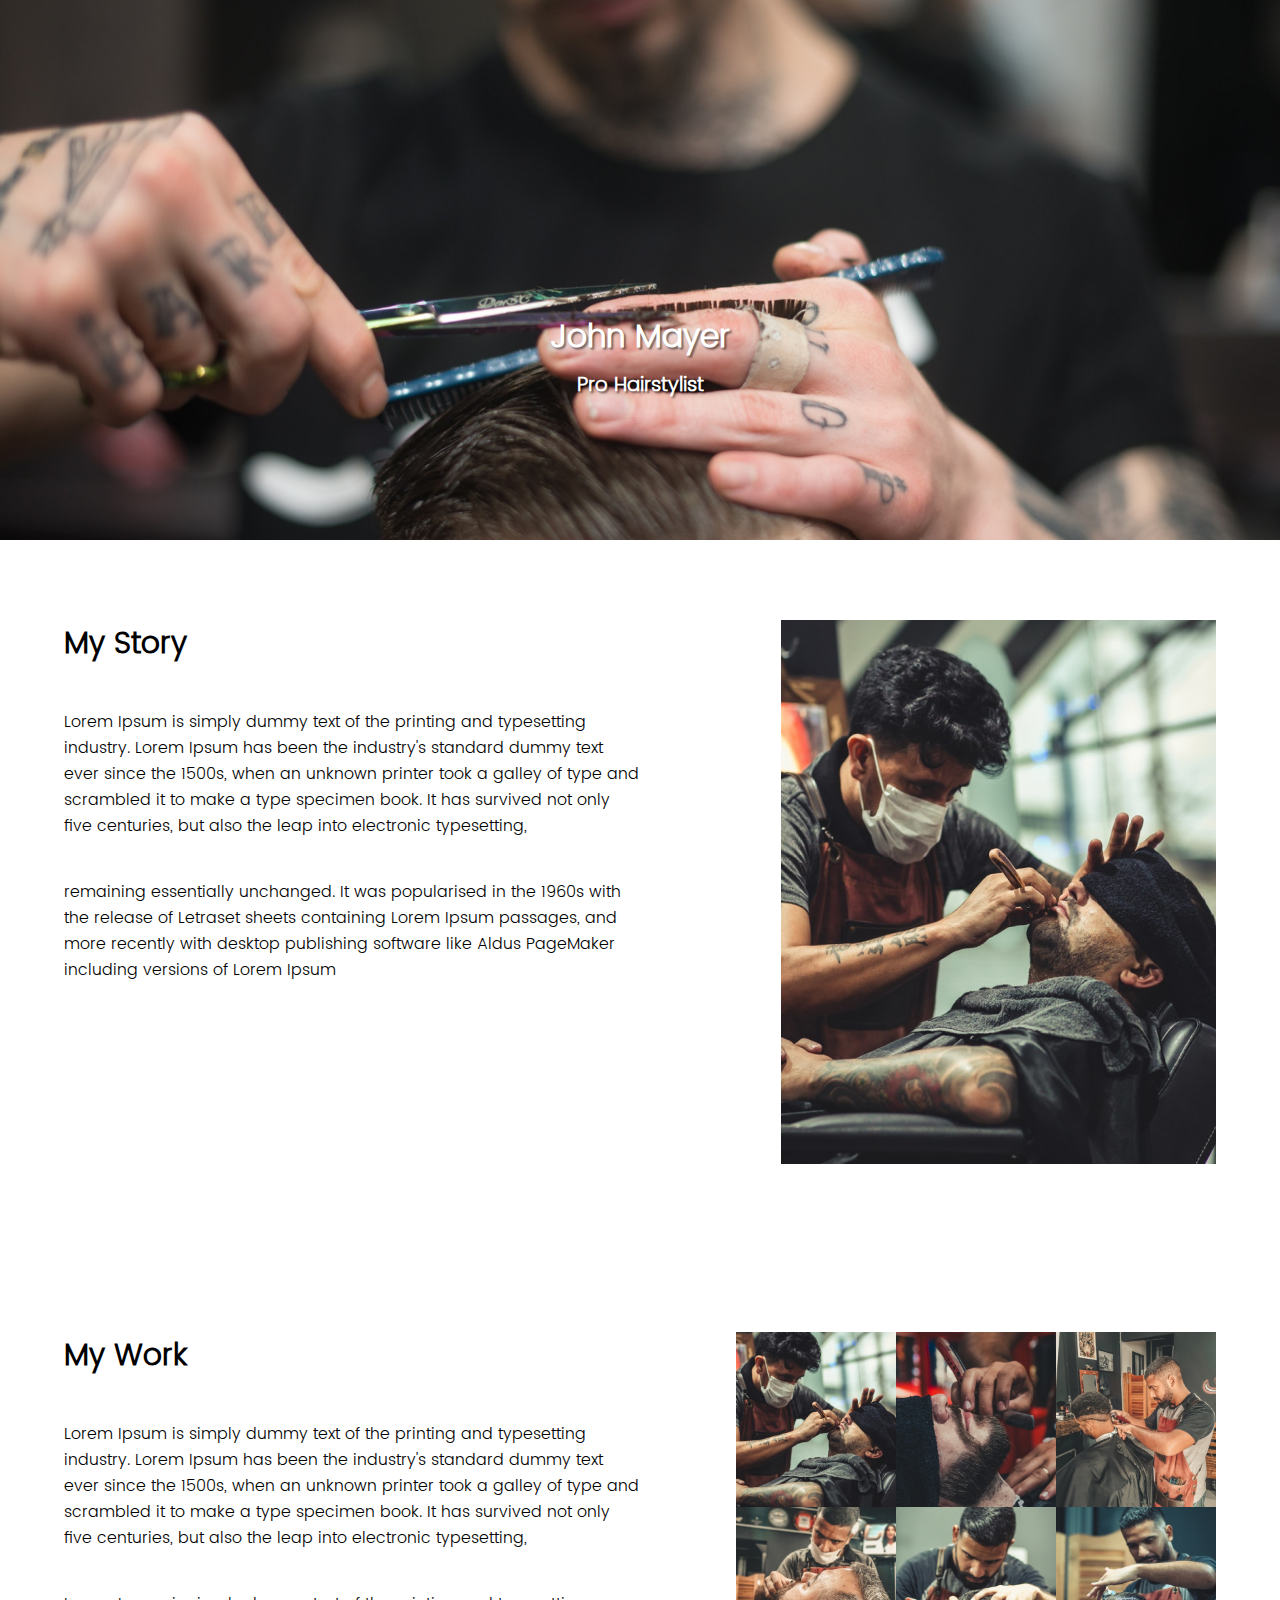
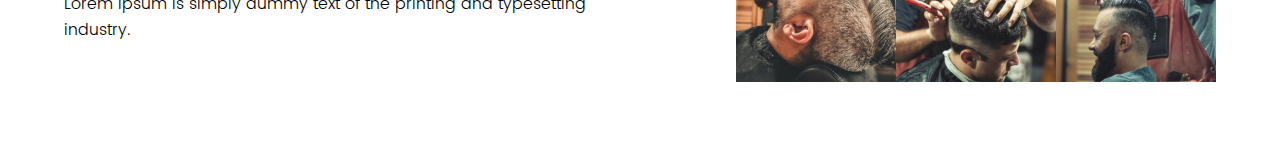
<file: barber.html>
<!DOCTYPE html>
<html lang="en">
  <head>
    <meta charset="UTF-8" />
    <meta name="viewport" content="width=device-width, initial-scale=1.0" />
    <meta http-equiv="X-UA-Compatible" content="ie=edge" />
    <link rel="stylesheet" href="../style.css" />
    <title>John Mayer</title>
  </head>
  <body>
    <main>
      <div class="banner">
        <img src="./img/barber-bg.jpg" alt="photo" />
        <div class="author">
          <h1>John Mayer</h1>
          <h3>Pro Hairstylist</h3>
        </div>
      </div>
      <div class="story">
        <div class="story-description">
          <h3>My Story</h3>
          <p>
            Lorem Ipsum is simply dummy text of the printing and typesetting
            industry. Lorem Ipsum has been the industry's standard dummy text
            ever since the 1500s, when an unknown printer took a galley of type
            and scrambled it to make a type specimen book. It has survived not
            only five centuries, but also the leap into electronic typesetting,
          </p>
          <p>
            remaining essentially unchanged. It was popularised in the 1960s
            with the release of Letraset sheets containing Lorem Ipsum passages,
            and more recently with desktop publishing software like Aldus
            PageMaker including versions of Lorem Ipsum
          </p>
        </div>
        <div class="profile">
          <img src="./img/barber-profile.jpg" alt="" />
        </div>
      </div>
      <div class="my-work">
        <div class="work-description">
          <h3>My Work</h3>
          <p>
            Lorem Ipsum is simply dummy text of the printing and typesetting
            industry. Lorem Ipsum has been the industry's standard dummy text
            ever since the 1500s, when an unknown printer took a galley of type
            and scrambled it to make a type specimen book. It has survived not
            only five centuries, but also the leap into electronic typesetting,
          </p>
          <p>
            Lorem Ipsum is simply dummy text of the printing and typesetting
            industry.
          </p>
        </div>
        <div class="work-gallery">
          <img src="./img/barber-gallery-1.jpg" alt="" />
          <img src="./img/barber-gallery-2.jpg" alt="" />
          <img src="./img/barber-gallery-3.jpg" alt="" />
          <img src="./img/barber-gallery-4.jpg" alt="" />
          <img src="./img/barber-gallery-5.jpg" alt="" />
          <img src="./img/barber-gallery-6.jpg" alt="" />
        </div>
      </div>
    </main>
  </body>
</html>
</file>
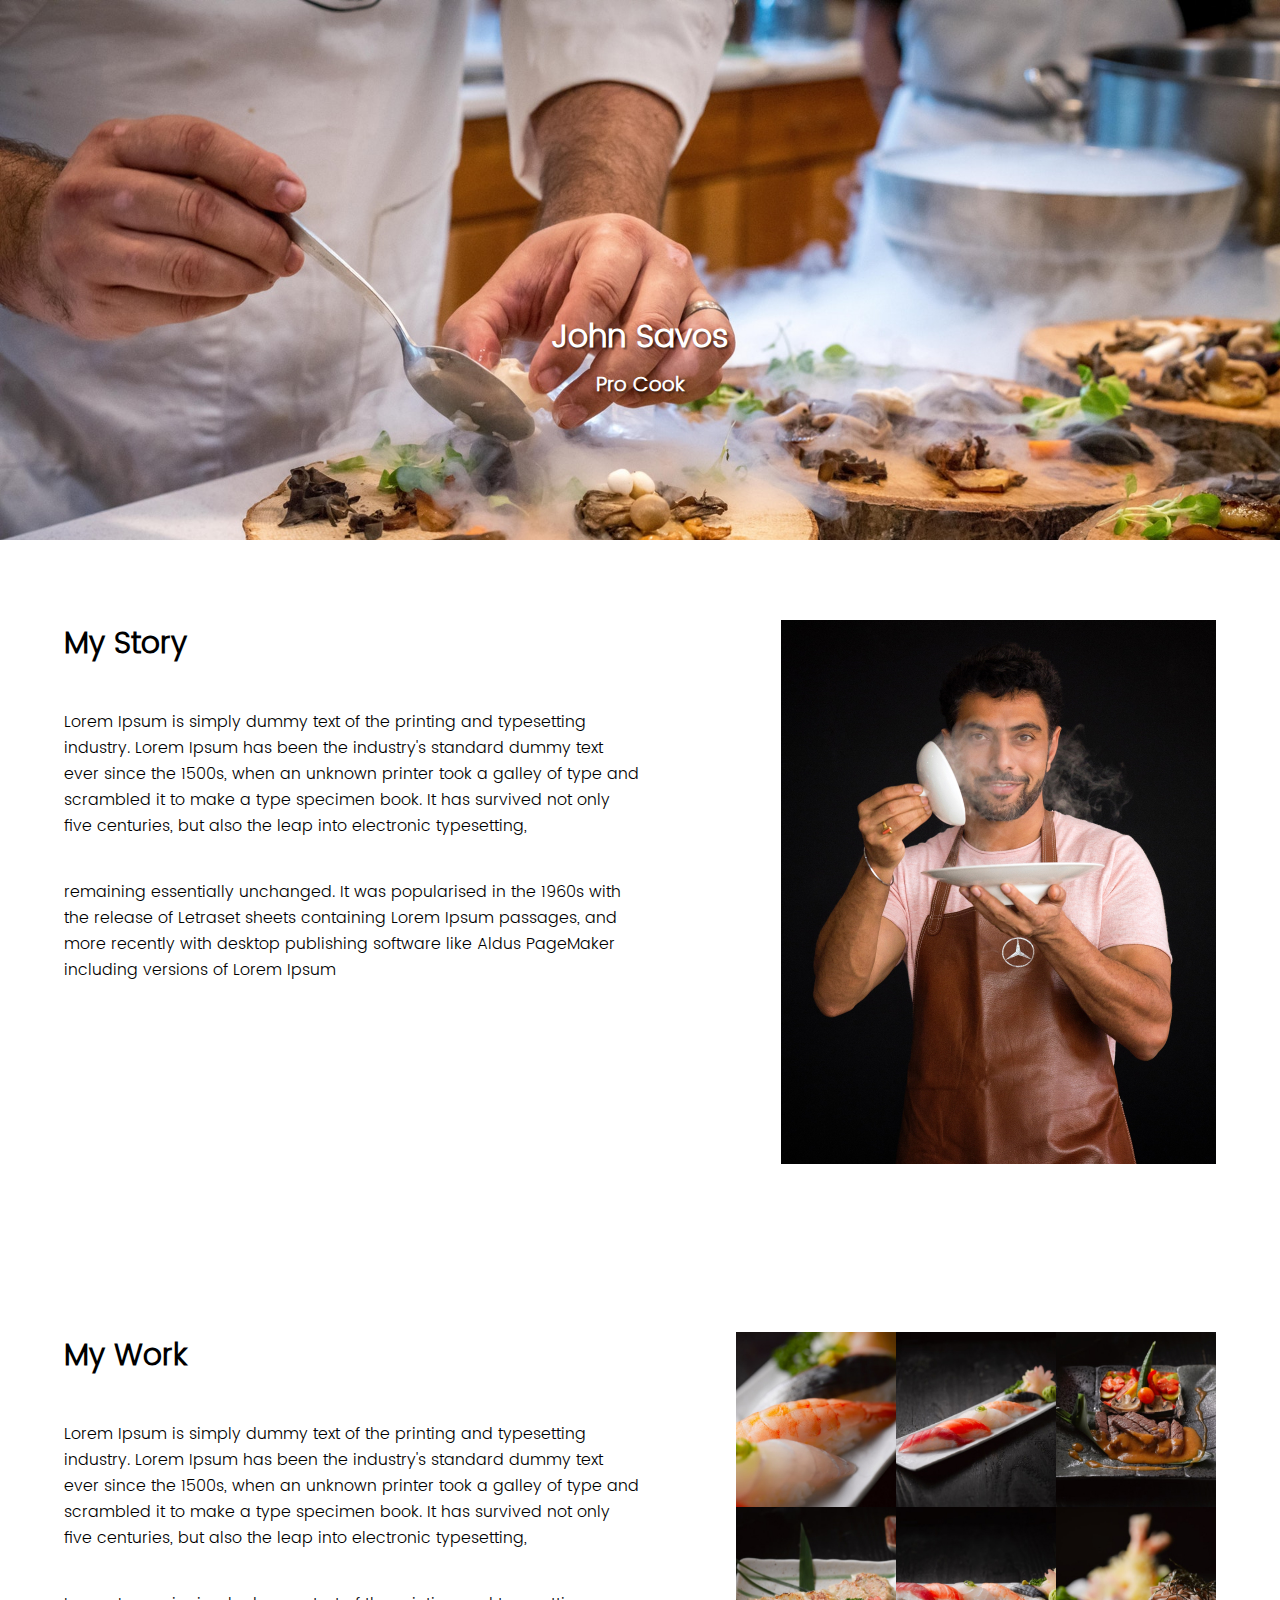
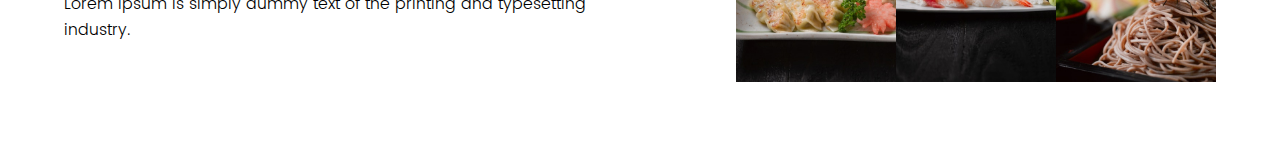
<file: chef.html>
<!DOCTYPE html>
<html lang="en">
  <head>
    <meta charset="UTF-8" />
    <meta name="viewport" content="width=device-width, initial-scale=1.0" />
    <meta http-equiv="X-UA-Compatible" content="ie=edge" />
    <link rel="stylesheet" href="../style.css" />
    <title>John Savos</title>
  </head>
  <body>
    <main>
      <div class="banner">
        <img src="./img/chef-bg.jpg" alt="photo" />
        <div class="author">
          <h1>John Savos</h1>
          <h3>Pro Cook</h3>
        </div>
      </div>
      <div class="story">
        <div class="story-description">
          <h3>My Story</h3>
          <p>
            Lorem Ipsum is simply dummy text of the printing and typesetting
            industry. Lorem Ipsum has been the industry's standard dummy text
            ever since the 1500s, when an unknown printer took a galley of type
            and scrambled it to make a type specimen book. It has survived not
            only five centuries, but also the leap into electronic typesetting,
          </p>
          <p>
            remaining essentially unchanged. It was popularised in the 1960s
            with the release of Letraset sheets containing Lorem Ipsum passages,
            and more recently with desktop publishing software like Aldus
            PageMaker including versions of Lorem Ipsum
          </p>
        </div>
        <div class="profile">
          <img src="./img/chef-profile.jpg" alt="" />
        </div>
      </div>
      <div class="my-work">
        <div class="work-description">
          <h3>My Work</h3>
          <p>
            Lorem Ipsum is simply dummy text of the printing and typesetting
            industry. Lorem Ipsum has been the industry's standard dummy text
            ever since the 1500s, when an unknown printer took a galley of type
            and scrambled it to make a type specimen book. It has survived not
            only five centuries, but also the leap into electronic typesetting,
          </p>
          <p>
            Lorem Ipsum is simply dummy text of the printing and typesetting
            industry.
          </p>
        </div>
        <div class="work-gallery">
          <img src="./img/chef-gallery-1.jpg" alt="" />
          <img src="./img/chef-gallery-2.jpg" alt="" />
          <img src="./img/chef-gallery-3.jpg" alt="" />
          <img src="./img/chef-gallery-4.jpg" alt="" />
          <img src="./img/chef-gallery-5.jpg" alt="" />
          <img src="./img/chef-gallery-6.jpg" alt="" />
        </div>
      </div>
    </main>
  </body>
</html>
</file>
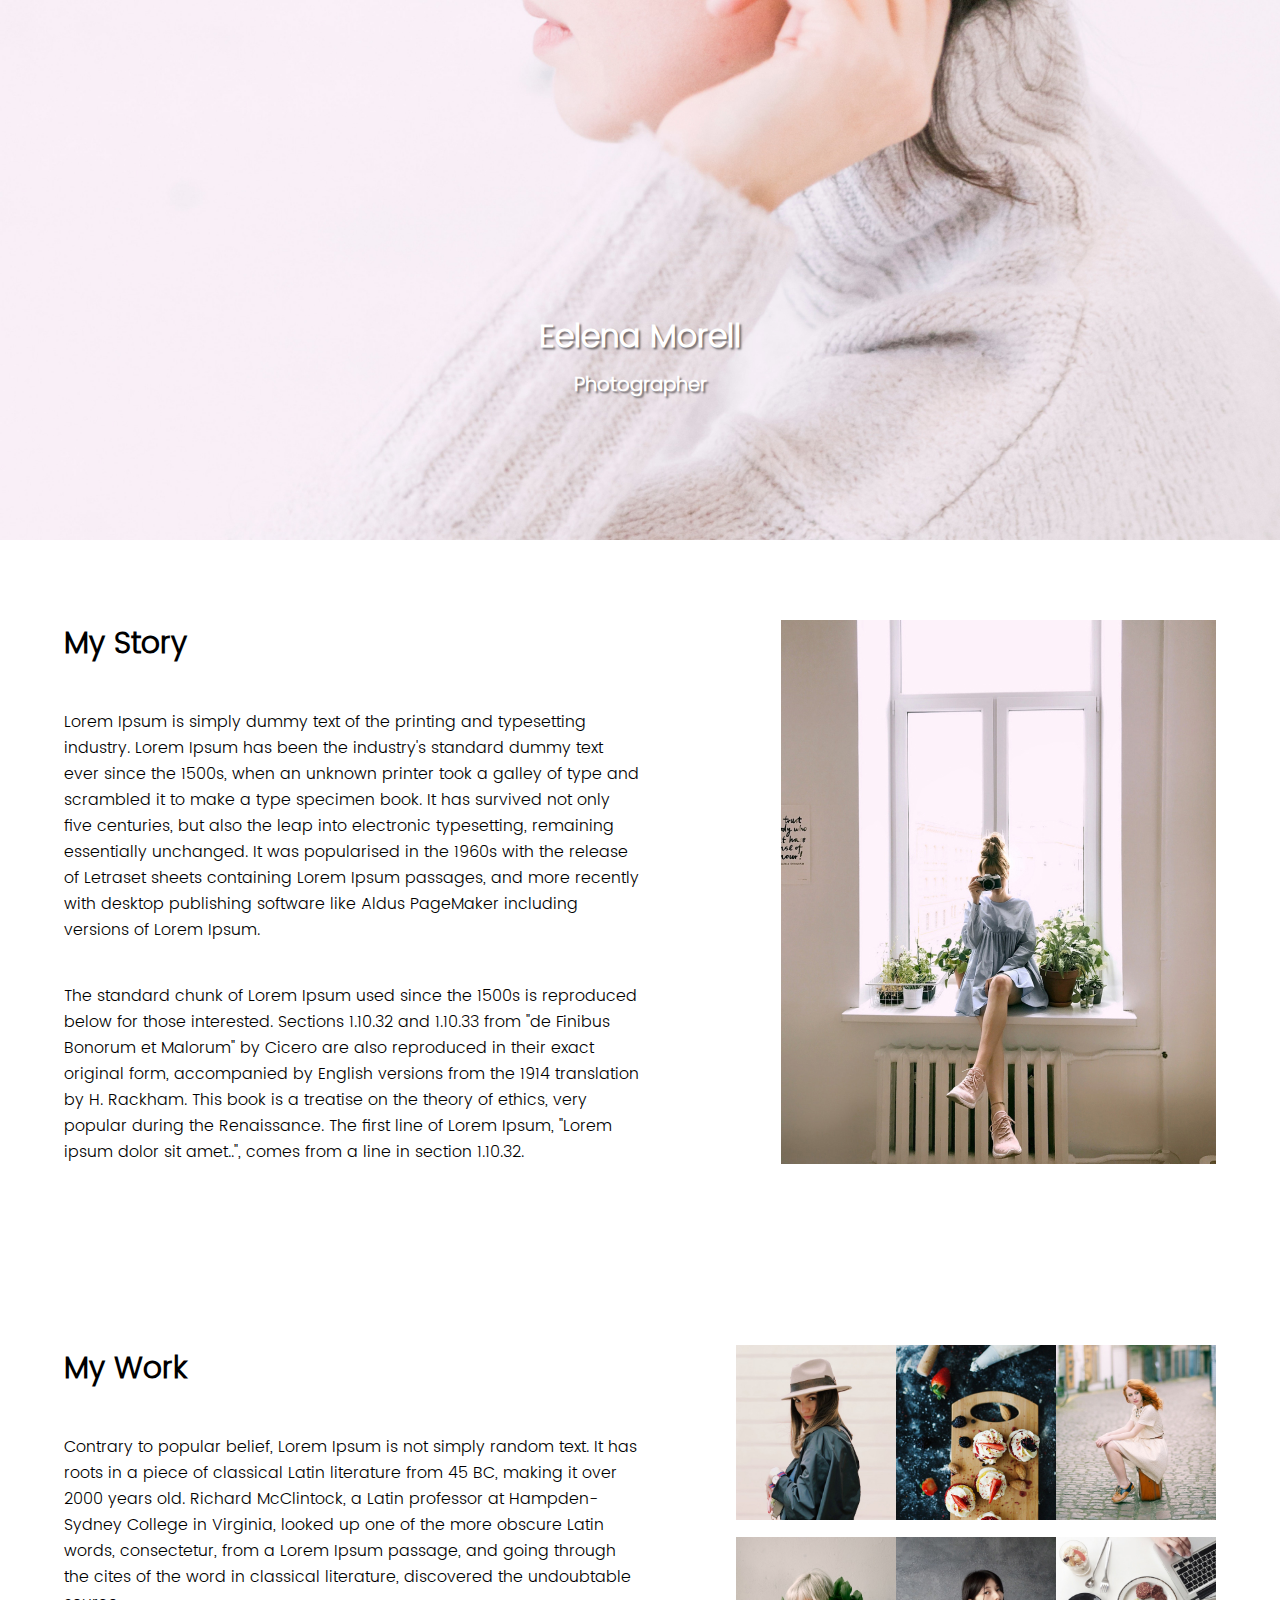
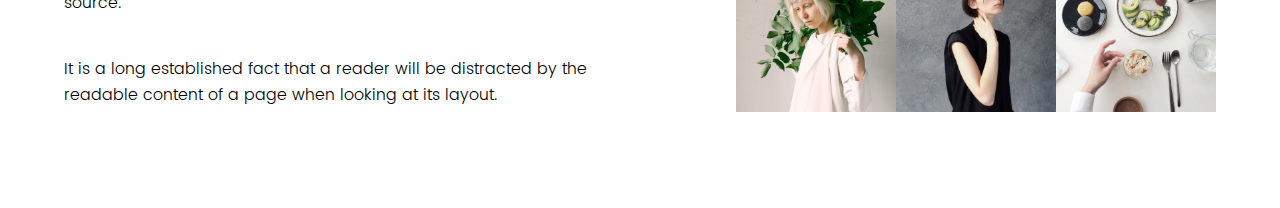
<file: photo.html>
<!DOCTYPE html>
<html lang="en">
<head>
    <meta charset="UTF-8">
    <meta name="viewport" content="width=device-width, initial-scale=1.0">
    <meta http-equiv="X-UA-Compatible" content="ie=edge">
    <link rel="stylesheet" href="./style.css">
    <title>Eelena Morell</title>
</head>
<body>
    <main>
        <div class="banner">
            <img src="./img/photo-bg.jpg" alt="">
            <div class="author">
                <h1>Eelena Morell</h1>
                <h3>Photographer</h3>
            </div>
        </div>
        <div class="story">
            <div class="story-description">
                <h3>My Story</h3>
                <p>
                    Lorem Ipsum is simply dummy text of the printing and typesetting industry. 
                    Lorem Ipsum has been the industry's standard dummy text ever since the 1500s, 
                    when an unknown printer took a galley of type and scrambled it to make a type specimen book. 
                    It has survived not only five centuries, but also the leap into electronic typesetting, remaining 
                    essentially unchanged. It was popularised in the 1960s with the release of Letraset sheets containing 
                    Lorem Ipsum passages, and more recently with desktop publishing software like Aldus PageMaker including 
                    versions of Lorem Ipsum.
                </p>
                <p>
                    The standard chunk of Lorem Ipsum used since the 1500s is reproduced below for those interested. 
                    Sections 1.10.32 and 1.10.33 from "de Finibus Bonorum et Malorum" by Cicero are also reproduced in 
                    their exact original form, accompanied by English versions from the 1914 translation by H. Rackham.
                    This book is a treatise on the theory of ethics, very popular during the Renaissance. The first line 
                    of Lorem Ipsum, "Lorem ipsum dolor sit amet..", comes from a line in section 1.10.32.
                </p>
            </div>
            <div class="profile">
                <img src="./img/photo-profile.jpg" alt="profile">
            </div>
        </div>
        <div class="my-work">
            <div class="work-description">
                <h3>My Work</h3>
                <p>
                    Contrary to popular belief, Lorem Ipsum is not simply random text. It has roots in a piece of 
                    classical Latin literature from 45 BC, making it over 2000 years old. Richard McClintock, a 
                    Latin professor at Hampden-Sydney College in Virginia, looked up one of the more obscure Latin 
                    words, consectetur, from a Lorem Ipsum passage, and going through the cites of the word in classical 
                    literature, discovered the undoubtable source. 
                </p>
                <p>
                    It is a long established fact that a reader will be distracted by the readable content of a page when 
                    looking at its layout.
                </p>
            </div>
            <div class="work-gallery">
                <img src="./img/photo-gallery-1.jpg" alt="">
                <img src="./img/photo-gallery-2.jpg" alt="">
                <img src="./img/photo-gallery-3.jpg" alt="">
                <img src="./img/photo-gallery-4.jpg" alt="">
                <img src="./img/photo-gallery-5.jpg" alt="">
                <img src="./img/photo-gallery-6.jpg" alt="">
            </div>
        </div>
    </main>
</body>
</html>
</file>
<file: style.css>
*,
*::before,
*::after{
    margin: 0;
    padding: 0;
    box-sizing: border-box;
}

@font-face{
    font-family: PopLight;
    src:url("./fonts/Poppins-Light.ttf");
}

@font-face{
    font-family: PopRegular;
    src:url("./fonts/Poppins-Regular.ttf");
}

body{
    font-family: PopLight;
}

.menu{
width: 30px;
}

.portfolio{
    color: white;
    background: radial-gradient(rgba(43,55,96,1),rgba(11,16,35,1));
}

nav{
    min-height: 9vh;
    width: 90%;
    margin: auto;
    display: flex;
    justify-content: space-between;
    padding: 13px 0px;
}

.logo{
    font-size: 17px;
}

.page{
    min-height: 91vh;
    display: grid;
    grid-template-columns: 5% 1fr 1fr 1fr 5%;
}

.chef,.hairstyle{
    position: absolute;
    bottom: 0%;
    left: 0%;
    width: 100%;
    opacity: 0;
    pointer-events: none;
}

.hero{
    overflow: hidden;
    height: 23em;
    align-self: center;
    justify-self: center;
    display: flex;
}

.hero a{
display: flex;
}

.model-right{
    transform: translate(0%,10%);
}

.model-left{
    transform: translate(0%,-10%);
}

.hero:hover .model-right{
    transform: translate(0%,0%);
}

.hero:hover .model-left{
    transform: translate(0%,0%);
}

.hero img{
    height: 23em;
    width: 8em;
    transition: transform 0.3s ease-out;
    cursor: pointer;
}

.details{
    grid-column: 2/3;
    align-self: end;
    padding: 10px;
}

.details h1{
    font-size: 2.5em;
    font-family: PopRegular;
}

.details h2{
    font-size: 1.5em;
    padding: 7px 0px;
}

.details p{
    font-size: 1em;
    padding: 7px 0px 3px 0px;
}

.pages{
    position: absolute;
    right: 5%;
    top: 50%;
    transform: translateY(-50%);
}

.pages > div{
    display: flex;
    align-items: center;
    justify-content: space-between;
}

.pages h3{
    font-size: 20px;
    padding: 15px;
}

.pages svg{
    cursor: pointer;
    opacity: 0.4;
    transform: scale(1.4);
}

.pages svg:hover{
    animation: dot 0.5s ease-in-out infinite alternate;
}

.pages svg.active{
    opacity: 1;
}

@keyframes dot {
    0%{
        transform: scale(1.4);
    }
    100%{
        transform: scale(3);
    }
}

.banner{
    height: 60vh;
    width: 100%;
    position: relative;
}

.banner img{
    height: 100%;
    width: 100%;
    object-fit: cover;
    object-position: top;
}

.author {
    position: absolute;
    top: 70%;
    left: 50%;
    transform: translate(-50%,-70%);
    color: white;
    text-shadow: 2px 2px 2px rgba(0,0,0,0.5);
    text-align: center;
}

.author h1{
    font-size: 32px;
}

.author h3{
    padding: 5px 0px;
    font-size: 20px;
}


.story,
.my-work{
    display: flex;
    justify-content: space-between;
    width: 90%;
    margin: auto;
    padding: 80px 0px;
}

.story-description,
.work-description {
    width:50%
}

.story-description h3,
.work-description h3{
    font-size: 30px;
    padding-bottom: 20px;
}

.story-description p,
.work-description p{
    padding:20px 0px;
    font-size: 16px;
}

.work-gallery{
    display: grid;
    grid-template-columns: repeat(3,160px);
}

.work-gallery img{
    width: 100%;
    height: 175px;
    object-position: top;
    object-fit: cover;
}

@media (max-width:1024px){
    .page{
        grid-template-columns: 5% 1fr 5%;
        grid-template-rows: 2fr 1fr;
        align-items: center;
    }
    .hero{
        grid-column: 2/3;
        height: auto;
    }
    .hero img{
        height: 23em;
    }
    .details{
        grid-row: 2/3;
        grid-column: 2/3;
        text-align: center;
    }
    .details h1{
        font-size: 30px;
    }
    .details h2{
        font-size: 20px;
    }
    .story,
    .my-work{
        flex-direction: column;
    }
    .story-description,
    .work-description{
        width: 100%;
    }
    .work-gallery{
        display: grid;
        object-position: top;
        object-fit: cover;
        grid-template-columns: repeat(auto-fit,minmax(120px,1fr));
    }
    .profile{
        padding-top: 30px;
        text-align: center;
    }
}

@media (max-width:768px){
    .hero img{
        height: 20em;
    }
    .details h1{
        font-size: 28px;
    }
    .details h2{
        font-size: 18px;
    }
    .profile{
        text-align: center;
    }
    .profile >img{
        width: 20em;
    }
}

.nav-open {
    position: absolute;
    top: 0px;
    left: 0px;
    width: 100%;
    height: 40vh;
    background: white;
    z-index: 1;
    color: black;
    display: grid;
    grid-template-columns: 10% 1fr 1fr 10%;
    justify-items: center;
    align-items: center;
    text-align: center;
    transform: translateY(-100%);
}

.contact{
    grid-column: 2/3;
}

.nav-open h3{
    font-size: 28px;
    padding-bottom: 30px;
}

.nav-open p{
    font-size: 18px;
}

.social-links img{
    padding:0px 15px;
}

.logo,
.menu{
    z-index: 2;
}

.menu{
    cursor: pointer;
}
</file>
